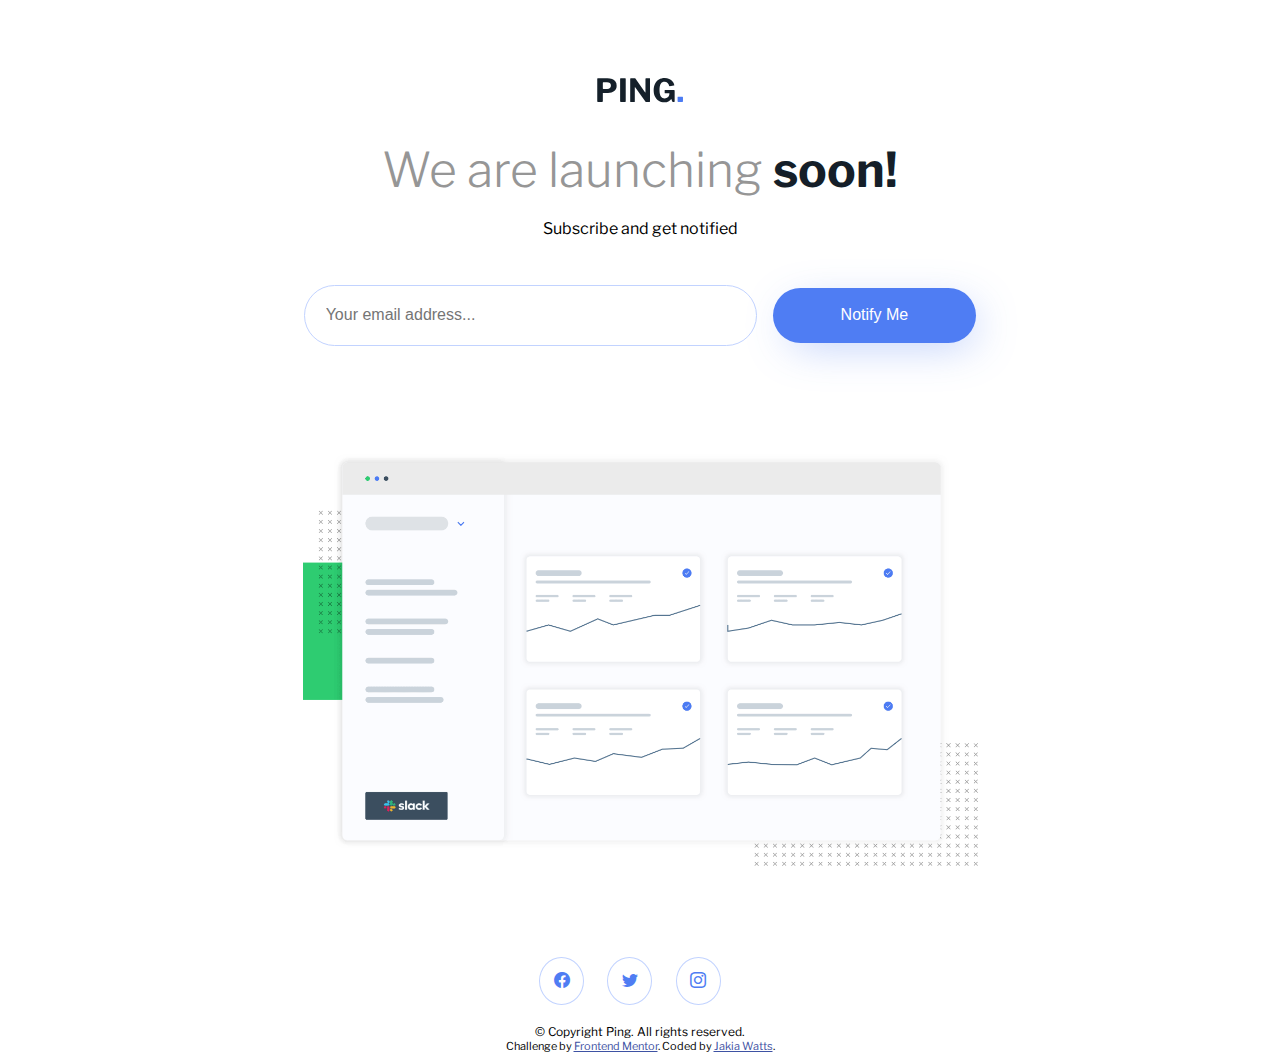
<file: index.html>
<!DOCTYPE html>
<html lang="en">
<head>
  <meta charset="UTF-8">
  <meta name="viewport" content="width=device-width, initial-scale=1.0"> <!-- displays site properly based on user's device -->

  <link rel="icon" type="image/png" sizes="32x32" href="./images/favicon-32x32.png">
  <link rel="stylesheet" href="CSS/style.css">
  <link rel="preconnect" href="https://fonts.googleapis.com">
  <link rel="preconnect" href="https://fonts.gstatic.com" crossorigin>
  <link href="https://fonts.googleapis.com/css2?family=Libre+Franklin:wght@300;600;700&display=swap" rel="stylesheet">
  <link rel="stylesheet" href="https://cdn.jsdelivr.net/npm/bootstrap-icons@1.8.1/font/bootstrap-icons.css">
  
  <title>Frontend Mentor | Ping coming soon page</title>

</head>
<body>
     
 <main class="container">
  <div class="content-container">
    
  <img class="logo-img" src="images/logo.svg" alt="logo-img">
  <h1>We are launching <span>soon!</span></h1>
  <p>Subscribe and get notified</p>

    <div class="form">
      <input type="email" id='email' name="email" placeholder="Your email address..."/>
      <button id="button">Notify Me</button>
      <p id="inputBox"></p>
      <p id="'error"></p>
    </div>

  <div class="image">
    <img class="dashboard-img" src="images/illustration-dashboard.png" alt="">
  </div>
 
  <div class="social-icons">
   <i class="bi bi-facebook"></i>
   <i class="bi bi-twitter"></i>
   <i class="bi bi-instagram"></i>
  </div>

  <p class="copyright">&copy; Copyright Ping. All rights reserved.</p>

</div>
</main>

  <footer>
    <p class="attribution">
      Challenge by <a href="https://www.frontendmentor.io?ref=challenge" target="_blank">Frontend Mentor</a>. 
      Coded by <a href="#">Jakia Watts</a>.
    </p>
  </footer>

</div>
</div>
 
<script src="script.js"></script>
</body>
</html>
</file>
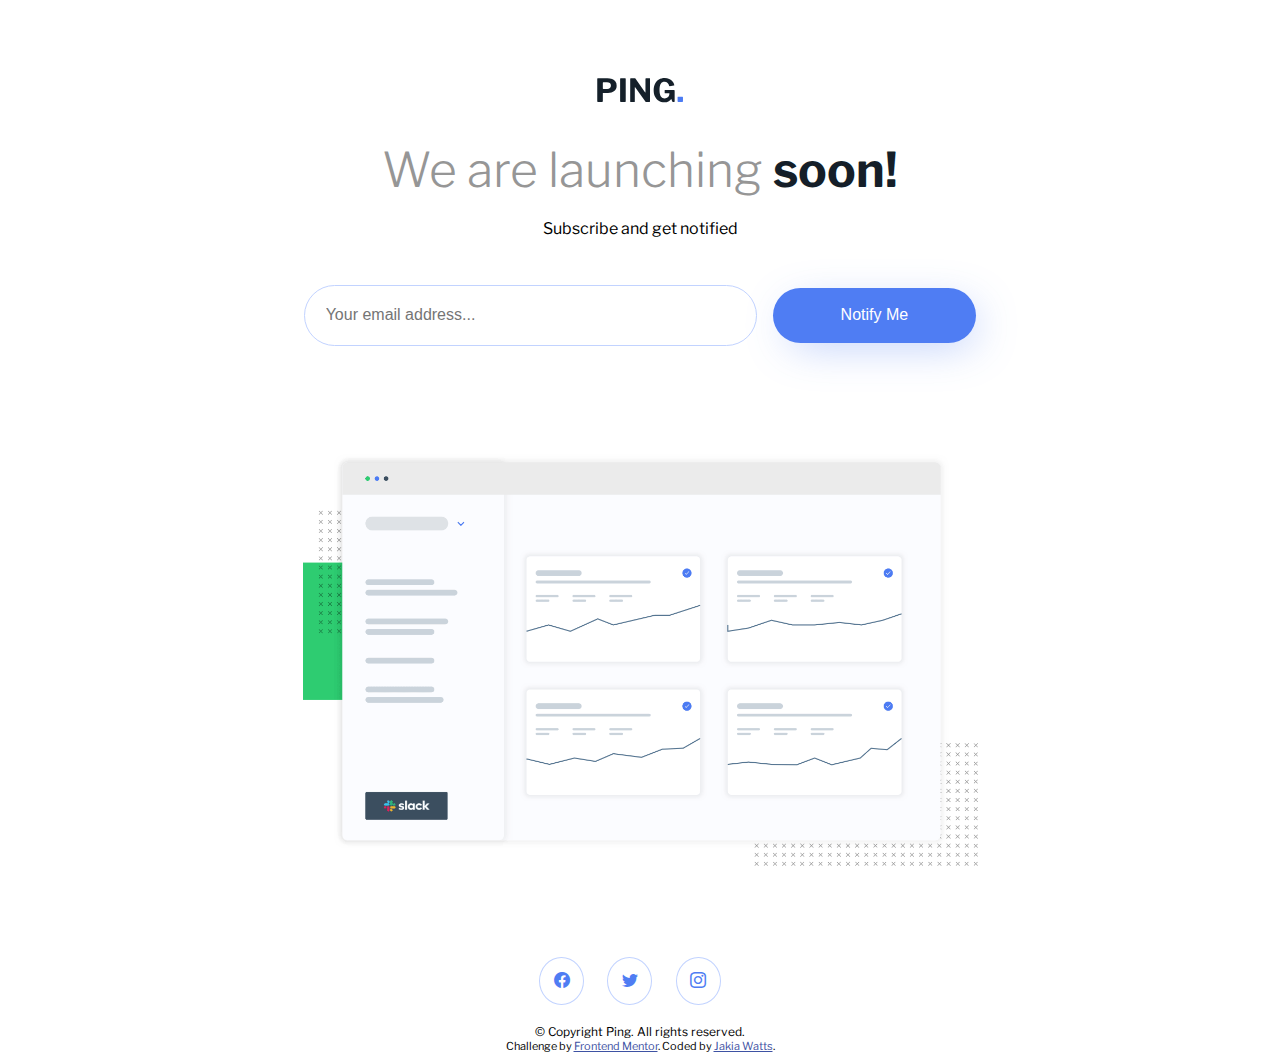
<file: index.html.html>
<!DOCTYPE html>
<html lang="en">
<head>
  <meta charset="UTF-8">
  <meta name="viewport" content="width=device-width, initial-scale=1.0"> <!-- displays site properly based on user's device -->

  <link rel="icon" type="image/png" sizes="32x32" href="./images/favicon-32x32.png">
  <link rel="stylesheet" href="CSS/style.css">
  <link rel="preconnect" href="https://fonts.googleapis.com">
  <link rel="preconnect" href="https://fonts.gstatic.com" crossorigin>
  <link href="https://fonts.googleapis.com/css2?family=Libre+Franklin:wght@300;600;700&display=swap" rel="stylesheet">
  <link rel="stylesheet" href="https://cdn.jsdelivr.net/npm/bootstrap-icons@1.8.1/font/bootstrap-icons.css">
  
  <title>Frontend Mentor | Ping coming soon page</title>

</head>
<body>
     
 <main class="container">
  <div class="content-container">
    
  <img class="logo-img" src="images/logo.svg" alt="logo-img">
  <h1>We are launching <span>soon!</span></h1>
  <p>Subscribe and get notified</p>

    <div class="form">
      <input type="email" id='email' name="email" placeholder="Your email address..."/>
      <button id="button">Notify Me</button>
      <p id="inputBox"></p>
      <p id="'error"></p>
    </div>

  <div class="image">
    <img class="dashboard-img" src="images/illustration-dashboard.png" alt="">
  </div>
 
  <div class="social-icons">
   <i class="bi bi-facebook"></i>
   <i class="bi bi-twitter"></i>
   <i class="bi bi-instagram"></i>
  </div>

  <p class="copyright">&copy; Copyright Ping. All rights reserved.</p>

</div>
</main>

  <footer>
    <p class="attribution">
      Challenge by <a href="https://www.frontendmentor.io?ref=challenge" target="_blank">Frontend Mentor</a>. 
      Coded by <a href="#">Jakia Watts</a>.
    </p>
  </footer>

</div>
</div>
 
<script src="script.js"></script>
</body>
</html>
</file>
<file: CSS/style.css>
* {
    padding: 0;
    margin: 0;
    box-sizing: border-box;
}

body {
    font-family: 'Libre Franklin', sans-serif;
    text-align: center;
}

h1 {
    color: hsl(0, 0%, 59%);
    font-weight: 300;
    font-size: 3rem;
    margin-bottom: 3%;
}

h1 span {
    font-weight: 700;
    color: hsl(209, 33%, 12%);
}

.container {
    display: flex;
    justify-content: center;
    align-items: center;
    min-height: 100vh;
}

.content-container {
    margin-top: 6%;
}

.logo-img {
    margin-bottom: 5%;
}

.form {
    margin-bottom: 15%;
}

#inputBox {
    font-size: 1rem;
    font-style: italic;
    display: flex;
    align-items: center;
    justify-content: flex-start;
    margin-top: 1%;
   }

input  {
    border-radius: 50px;
    border: solid 1px hsl(223, 100%, 88%);
    width: 67%;
    font-size: 1rem;
    padding: 3%;
    font-weight: 300;
    margin-top: 7%;
    margin-right: 2%;
}
       
button {
    background-color: hsl(223, 87%, 63%);
    color: #fff;
    border: none;
    border-radius: 30px;
    width: 30%;
    height: 55px;
    padding: 2%;
    cursor: pointer;
    font-size: 1rem;
    font-weight: 300;
    box-shadow: 7px 10px 43px -8px rgba(79,125,243,0.39);
    -webkit-box-shadow: 7px 10px 43px -8px rgba(79,125,243,0.39);
    -moz-box-shadow: 7px 10px 43px -8px rgba(79,125,243,0.39);
}

button:hover {
    cursor: pointer;
    color: hsl(223, 100%, 88%);
    opacity: 0.7;
    transition: all 1s;
}

 i {
    color: hsl(223, 87%, 63%);
    padding: 2%;
    margin-right: 3%;
    border: 1px solid hsl(223, 100%, 88%);
    border-radius: 100%;
    font-size: 16px;
 }

 i:hover {
    background-color: hsl(223, 100%, 88%);
    cursor: pointer;
    transition: all 1s;
 }

.dashboard-img {
    width: 675px;
    margin-bottom: 15%;
}

.copyright {
    margin-top: 5%;
    font-size: 12px;
}

.attribution { font-size: 11px; text-align: center; }
.attribution a { color: hsl(228, 45%, 44%); }

@media only screen and  (max-width: 600px) {
    h1 {
        font-size: 2rem;
    }

    p {
        font-size: 1rem;
    }
    
    button {
        width: 90%;
        margin-top: 4%;
    }

    input {
        width: 90%;
        padding: 5%;
    }

    #inputBox {
        justify-content: center;
        font-size: 0.85rem;
        margin-top: 3%;
    }

    .dashboard-img {
        width: 300px;
        margin-bottom: 15%;
    }

    i {
        font-size: 10px;
    }
}
</file>
